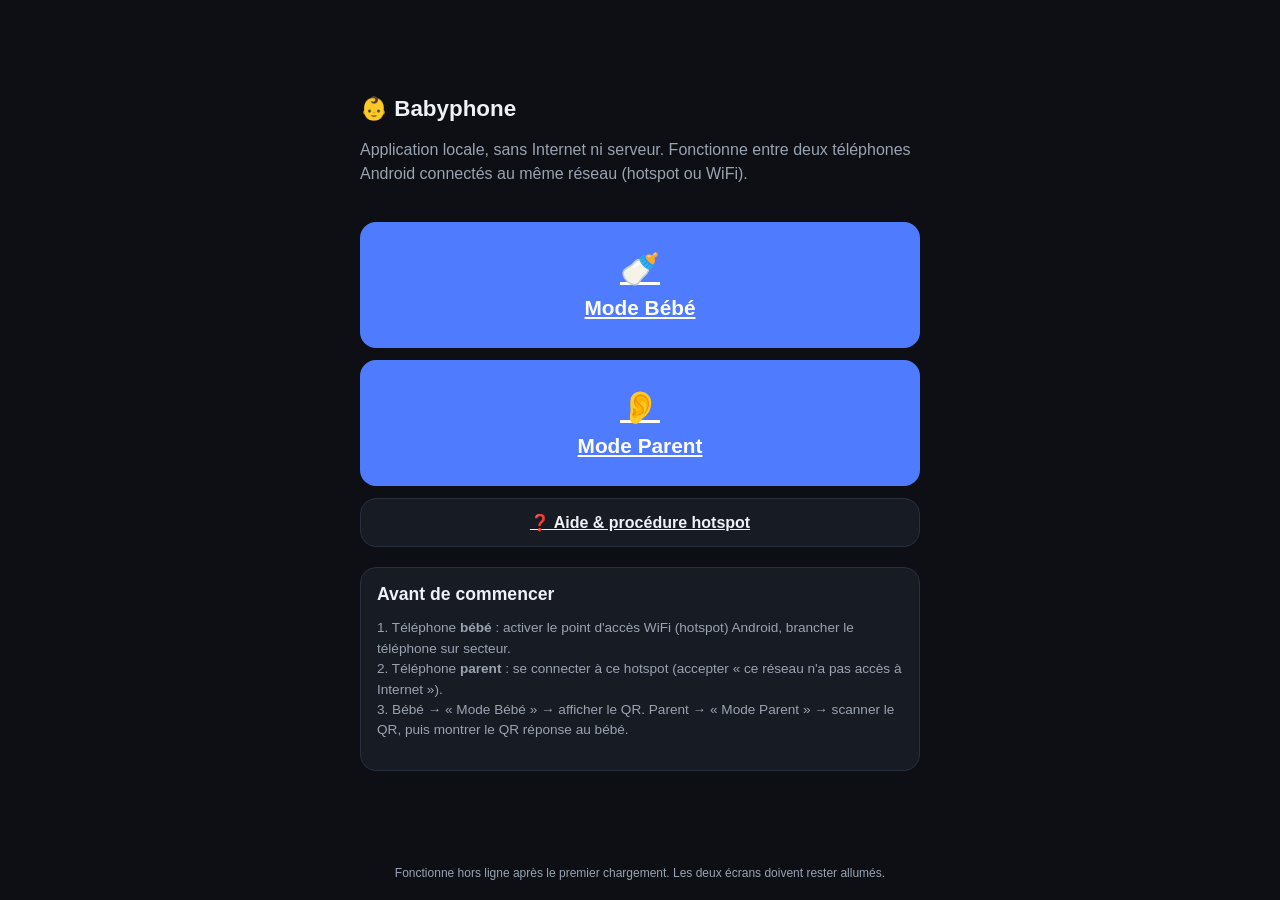
<file: index.html>
<!doctype html>
<html lang="fr">
<head>
<meta charset="utf-8">
<meta name="viewport" content="width=device-width, initial-scale=1, viewport-fit=cover">
<meta name="theme-color" content="#0d0f14">
<title>Babyphone</title>
<link rel="manifest" href="manifest.json">
<link rel="icon" href="icon-192.png">
<link rel="apple-touch-icon" href="icon-192.png">
<link rel="stylesheet" href="style.css">
</head>
<body>
  <div class="center-page">
    <div>
      <h1>👶 Babyphone</h1>
      <p>Application locale, sans Internet ni serveur. Fonctionne entre deux téléphones Android connectés au même réseau (hotspot ou WiFi).</p>
    </div>

    <div class="stack">
      <a href="bebe.html" class="btn-giant"><span class="emoji">🍼</span>Mode Bébé</a>
      <a href="parent.html" class="btn-giant"><span class="emoji">👂</span>Mode Parent</a>
      <a href="aide.html" class="btn-giant secondary">❓ Aide &amp; procédure hotspot</a>
    </div>

    <div class="card">
      <h2>Avant de commencer</h2>
      <p class="hint">
        1. Téléphone <b>bébé</b> : activer le point d'accès WiFi (hotspot) Android, brancher le téléphone sur secteur.<br>
        2. Téléphone <b>parent</b> : se connecter à ce hotspot (accepter « ce réseau n'a pas accès à Internet »).<br>
        3. Bébé → « Mode Bébé » → afficher le QR. Parent → « Mode Parent » → scanner le QR, puis montrer le QR réponse au bébé.
      </p>
    </div>
  </div>

  <div id="update-banner" class="update-banner">
    <span>Nouvelle version disponible.</span>
    <button>Mettre à jour</button>
  </div>

  <footer class="app-footer">Fonctionne hors ligne après le premier chargement. Les deux écrans doivent rester allumés.</footer>

  <script src="app.js"></script>
</body>
</html>
</file>
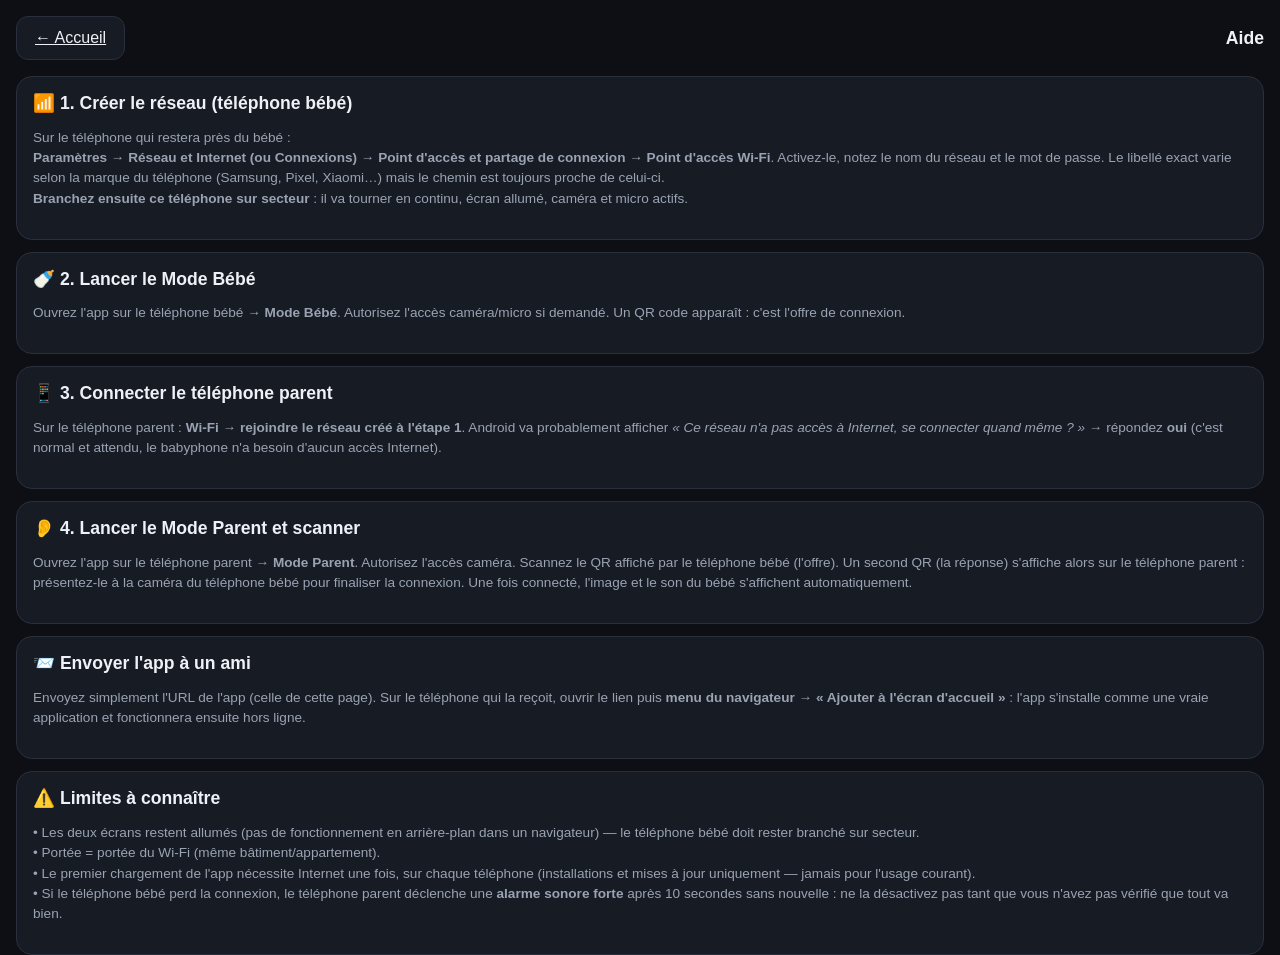
<file: aide.html>
<!doctype html>
<html lang="fr">
<head>
<meta charset="utf-8">
<meta name="viewport" content="width=device-width, initial-scale=1, viewport-fit=cover">
<meta name="theme-color" content="#0d0f14">
<title>Babyphone — Aide</title>
<link rel="manifest" href="manifest.json">
<link rel="icon" href="icon-192.png">
<link rel="stylesheet" href="style.css">
</head>
<body>
  <div class="row-between">
    <a href="index.html" class="btn">← Accueil</a>
    <h1 style="margin:0;font-size:1.1rem;">Aide</h1>
  </div>

  <div class="stack">

    <div class="card">
      <h2>📶 1. Créer le réseau (téléphone bébé)</h2>
      <p class="hint">
        Sur le téléphone qui restera près du bébé :<br>
        <b>Paramètres → Réseau et Internet (ou Connexions) → Point d'accès et partage de connexion → Point d'accès Wi-Fi</b>.
        Activez-le, notez le nom du réseau et le mot de passe.
        Le libellé exact varie selon la marque du téléphone (Samsung, Pixel, Xiaomi…) mais le chemin est toujours proche de celui-ci.<br>
        <b>Branchez ensuite ce téléphone sur secteur</b> : il va tourner en continu, écran allumé, caméra et micro actifs.
      </p>
    </div>

    <div class="card">
      <h2>🍼 2. Lancer le Mode Bébé</h2>
      <p class="hint">
        Ouvrez l'app sur le téléphone bébé → <b>Mode Bébé</b>. Autorisez l'accès caméra/micro si demandé.
        Un QR code apparaît : c'est l'offre de connexion.
      </p>
    </div>

    <div class="card">
      <h2>📱 3. Connecter le téléphone parent</h2>
      <p class="hint">
        Sur le téléphone parent : <b>Wi-Fi → rejoindre le réseau créé à l'étape 1</b>.
        Android va probablement afficher <i>« Ce réseau n'a pas accès à Internet, se connecter quand même ? »</i>
        → répondez <b>oui</b> (c'est normal et attendu, le babyphone n'a besoin d'aucun accès Internet).
      </p>
    </div>

    <div class="card">
      <h2>👂 4. Lancer le Mode Parent et scanner</h2>
      <p class="hint">
        Ouvrez l'app sur le téléphone parent → <b>Mode Parent</b>. Autorisez l'accès caméra.
        Scannez le QR affiché par le téléphone bébé (l'offre). Un second QR (la réponse) s'affiche alors sur le
        téléphone parent : présentez-le à la caméra du téléphone bébé pour finaliser la connexion.
        Une fois connecté, l'image et le son du bébé s'affichent automatiquement.
      </p>
    </div>

    <div class="card">
      <h2>📨 Envoyer l'app à un ami</h2>
      <p class="hint">
        Envoyez simplement l'URL de l'app (celle de cette page). Sur le téléphone qui la reçoit, ouvrir le lien
        puis <b>menu du navigateur → « Ajouter à l'écran d'accueil »</b> : l'app s'installe comme une vraie
        application et fonctionnera ensuite hors ligne.
      </p>
    </div>

    <div class="card">
      <h2>⚠️ Limites à connaître</h2>
      <p class="hint">
        • Les deux écrans restent allumés (pas de fonctionnement en arrière-plan dans un navigateur) — le
        téléphone bébé doit rester branché sur secteur.<br>
        • Portée = portée du Wi-Fi (même bâtiment/appartement).<br>
        • Le premier chargement de l'app nécessite Internet une fois, sur chaque téléphone (installations et
        mises à jour uniquement — jamais pour l'usage courant).<br>
        • Si le téléphone bébé perd la connexion, le téléphone parent déclenche une <b>alarme sonore forte</b>
        après 10 secondes sans nouvelle : ne la désactivez pas tant que vous n'avez pas vérifié que tout va bien.
      </p>
    </div>

  </div>

  <div id="update-banner" class="update-banner">
    <span>Nouvelle version disponible.</span>
    <button>Mettre à jour</button>
  </div>

  <script src="app.js"></script>
</body>
</html>
</file>
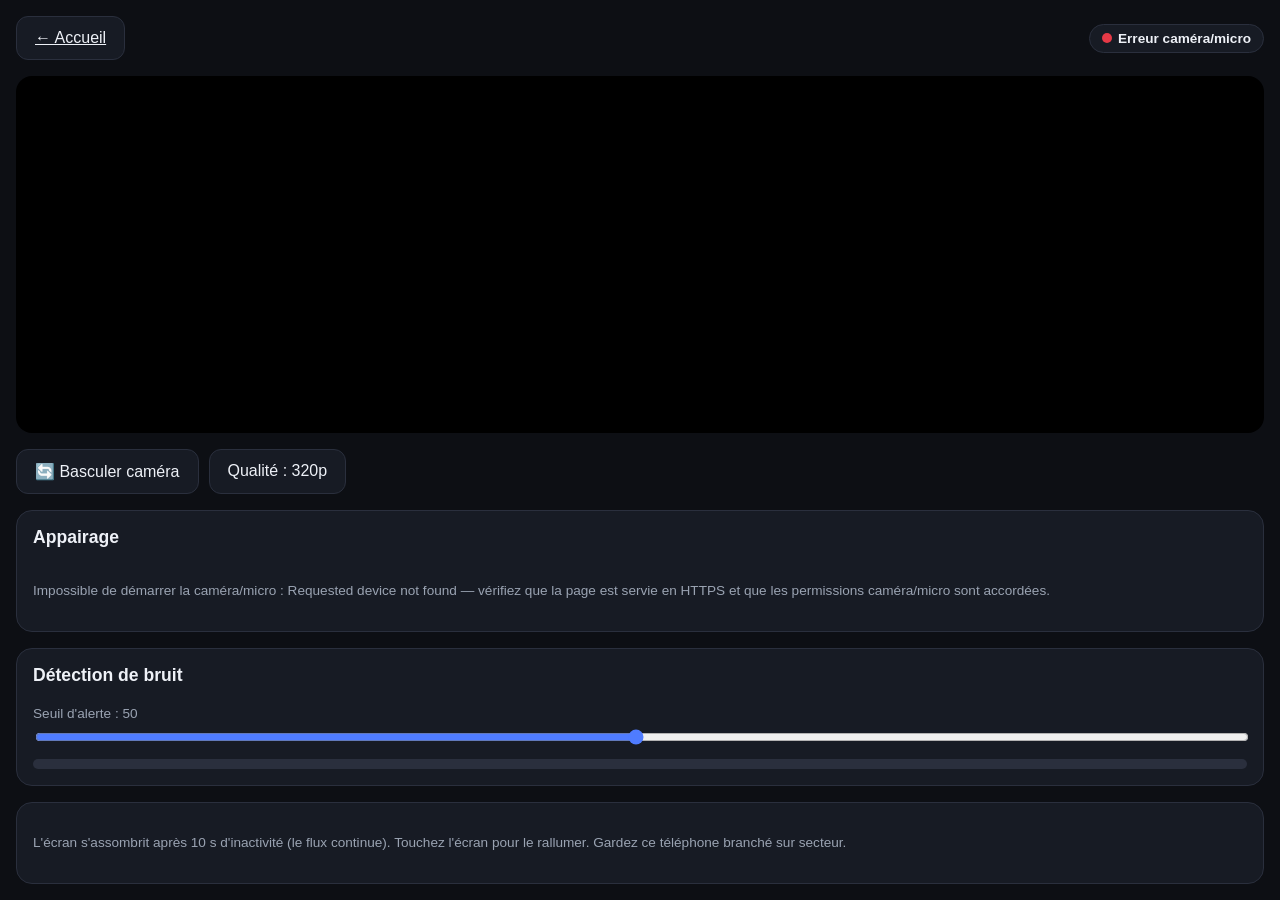
<file: bebe.html>
<!doctype html>
<html lang="fr">
<head>
<meta charset="utf-8">
<meta name="viewport" content="width=device-width, initial-scale=1, viewport-fit=cover">
<meta name="theme-color" content="#0d0f14">
<title>Babyphone — Mode Bébé</title>
<link rel="manifest" href="manifest.json">
<link rel="icon" href="icon-192.png">
<link rel="stylesheet" href="style.css">
</head>
<body>
  <div class="row-between">
    <a href="index.html" class="btn">← Accueil</a>
    <span id="status-badge" class="status-badge"><span class="dot"></span><span id="status-text">Initialisation…</span></span>
  </div>

  <div class="video-wrap">
    <video id="local-video" autoplay playsinline muted></video>
  </div>

  <div class="btn-row">
    <button id="btn-switch-cam" class="btn">🔄 Basculer caméra</button>
    <button id="btn-quality" class="btn">Qualité : 320p</button>
  </div>

  <div id="pairing-section" class="card stack">
    <h2>Appairage</h2>
    <p class="hint" id="pairing-hint">Préparation de l'offre de connexion…</p>
    <div id="qr-offer" class="qr-wrap" style="display:none"></div>
    <button id="btn-scan-answer" class="btn btn-primary" style="display:none">📷 Scanner le QR réponse du parent</button>
    <button id="btn-photo-answer" class="btn" style="display:none">📸 Ça ne scanne pas ? Prendre la réponse en photo</button>
    <input id="file-answer" type="file" accept="image/*" capture="environment" hidden>
    <button id="btn-restart-pairing" class="btn" style="display:none">↺ Recommencer l'appairage</button>
  </div>

  <div class="card stack">
    <h2>Détection de bruit</h2>
    <div class="slider-row">
      <label for="noise-threshold" class="hint">Seuil d'alerte : <span id="noise-threshold-value">50</span></label>
      <input type="range" id="noise-threshold" min="1" max="100" value="50">
    </div>
    <div class="meter" id="noise-meter"><span id="noise-meter-fill"></span></div>
  </div>

  <div class="card">
    <p class="hint">
      L'écran s'assombrit après 10 s d'inactivité (le flux continue). Touchez l'écran pour le rallumer.
      Gardez ce téléphone branché sur secteur.
    </p>
  </div>

  <div class="veil" id="veil">
    <div class="veil-hint">Touchez l'écran pour rallumer — le flux continue</div>
  </div>

  <div id="update-banner" class="update-banner">
    <span>Nouvelle version disponible.</span>
    <button>Mettre à jour</button>
  </div>

  <script src="pako.min.js"></script>
  <script src="qrcode.min.js"></script>
  <script src="jsQR.js"></script>
  <script src="config.js"></script>
  <script src="qr-transport.js"></script>
  <script src="webrtc-pairing.js"></script>
  <script src="app.js"></script>
  <script src="bebe.js"></script>
</body>
</html>
</file>
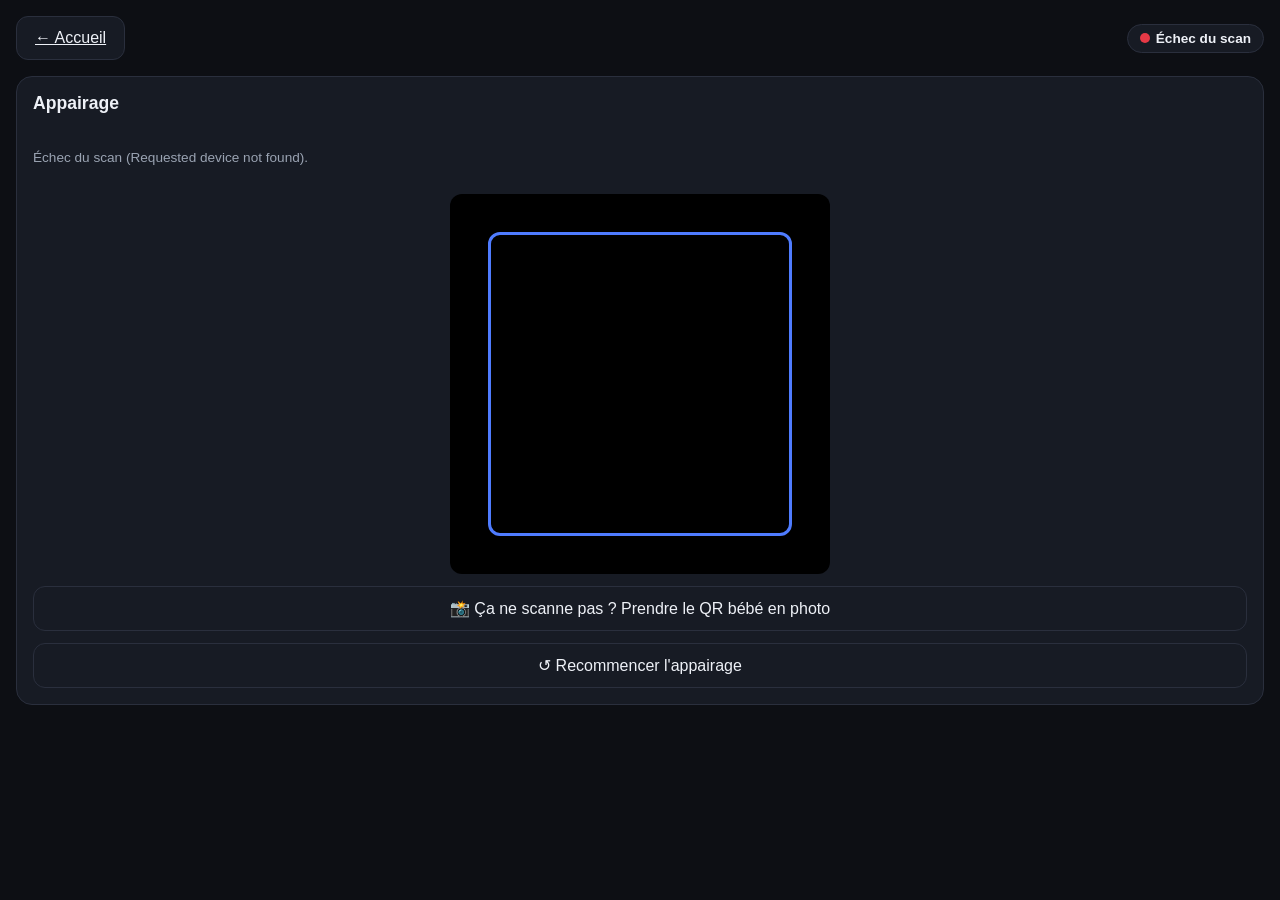
<file: parent.html>
<!doctype html>
<html lang="fr">
<head>
<meta charset="utf-8">
<meta name="viewport" content="width=device-width, initial-scale=1, viewport-fit=cover">
<meta name="theme-color" content="#0d0f14">
<title>Babyphone — Mode Parent</title>
<link rel="manifest" href="manifest.json">
<link rel="icon" href="icon-192.png">
<link rel="stylesheet" href="style.css">
</head>
<body>
  <div class="row-between">
    <a href="index.html" class="btn">← Accueil</a>
    <span id="status-badge" class="status-badge"><span class="dot"></span><span id="status-text">Non connecté</span></span>
  </div>

  <div id="pairing-section" class="card stack">
    <h2>Appairage</h2>
    <p class="hint" id="pairing-hint">Scannez le QR affiché par le téléphone bébé.</p>
    <div id="scan-wrap" class="qr-scan-wrap">
      <video id="scan-video" autoplay playsinline muted></video>
    </div>
    <button id="btn-photo-offer" class="btn">📸 Ça ne scanne pas ? Prendre le QR bébé en photo</button>
    <input id="file-offer" type="file" accept="image/*" capture="environment" hidden>
    <div id="qr-answer" class="qr-wrap" style="display:none"></div>
    <button id="btn-restart-pairing" class="btn" style="display:none">↺ Recommencer l'appairage</button>
  </div>

  <div id="live-section" class="stack" style="display:none; flex:1;">
    <div class="video-wrap" id="video-wrap">
      <video id="remote-video" autoplay playsinline></video>
    </div>
    <div class="btn-row">
      <button id="btn-mute" class="btn">🔇 Muet</button>
      <button id="btn-audio-only" class="btn">🎧 Audio seul</button>
    </div>
  </div>

  <div class="flash-noise" id="flash-noise"></div>

  <div class="alarm-fullscreen" id="alarm">
    <h2>⚠️ CONNEXION PERDUE</h2>
    <p>Aucune nouvelle du téléphone bébé depuis plus de 10 secondes.</p>
    <p id="alarm-detail" class="hint"></p>
    <button id="btn-alarm-stop" class="btn">Couper le son</button>
    <button id="btn-alarm-repair" class="btn btn-primary">↺ Ré-appairer</button>
  </div>

  <div id="update-banner" class="update-banner">
    <span>Nouvelle version disponible.</span>
    <button>Mettre à jour</button>
  </div>

  <script src="pako.min.js"></script>
  <script src="qrcode.min.js"></script>
  <script src="jsQR.js"></script>
  <script src="config.js"></script>
  <script src="qr-transport.js"></script>
  <script src="webrtc-pairing.js"></script>
  <script src="app.js"></script>
  <script src="parent.js"></script>
</body>
</html>
</file>
<file: style.css>
/* Babyphone PWA — feuille de style commune.
   Thème sombre par défaut (usage nocturne en chambre d'enfant). */

:root {
  --bg: #0d0f14;
  --bg-elevated: #171b24;
  --text: #eef1f7;
  --text-dim: #9aa3b2;
  --accent: #4f7cff;
  --accent-dark: #2e4fb0;
  --ok: #2ecc71;
  --warn: #f5a623;
  --danger: #e63946;
  --border: #2a2f3d;
  --radius: 16px;
  --safe-top: env(safe-area-inset-top, 0px);
  --safe-bottom: env(safe-area-inset-bottom, 0px);
  --safe-left: env(safe-area-inset-left, 0px);
  --safe-right: env(safe-area-inset-right, 0px);
}

* { box-sizing: border-box; }

html, body {
  margin: 0;
  padding: 0;
  height: 100%;
  background: var(--bg);
  color: var(--text);
  font-family: -apple-system, "Segoe UI", Roboto, "Noto Sans", Arial, sans-serif;
  -webkit-tap-highlight-color: transparent;
  overscroll-behavior: none;
}

body {
  min-height: 100dvh;
  padding: calc(16px + var(--safe-top)) calc(16px + var(--safe-right))
           calc(16px + var(--safe-bottom)) calc(16px + var(--safe-left));
  display: flex;
  flex-direction: column;
  gap: 16px;
}

a { color: var(--accent); }

h1 { font-size: 1.4rem; margin: 0 0 4px; }
h2 { font-size: 1.1rem; margin: 0 0 8px; }
p { line-height: 1.5; color: var(--text-dim); }

.center-page {
  flex: 1;
  display: flex;
  flex-direction: column;
  justify-content: center;
  align-items: stretch;
  gap: 20px;
  max-width: 480px;
  width: 100%;
  margin: 0 auto;
}

.card {
  background: var(--bg-elevated);
  border: 1px solid var(--border);
  border-radius: var(--radius);
  padding: 16px;
}

/* --- Gros boutons page d'accueil --- */
.btn-giant {
  display: flex;
  flex-direction: column;
  align-items: center;
  justify-content: center;
  gap: 8px;
  padding: 28px 16px;
  border-radius: var(--radius);
  border: none;
  background: var(--accent);
  color: white;
  font-size: 1.3rem;
  font-weight: 600;
  cursor: pointer;
  min-height: 96px;
}
.btn-giant .emoji { font-size: 2rem; }
.btn-giant:active { background: var(--accent-dark); }
.btn-giant.secondary {
  background: var(--bg-elevated);
  border: 1px solid var(--border);
  color: var(--text);
  font-size: 1rem;
  min-height: auto;
  padding: 14px;
}

/* --- Boutons standards --- */
button, .btn {
  font: inherit;
  border-radius: 12px;
  border: 1px solid var(--border);
  background: var(--bg-elevated);
  color: var(--text);
  padding: 12px 18px;
  cursor: pointer;
}
button:disabled { opacity: 0.5; cursor: not-allowed; }
.btn-primary { background: var(--accent); border-color: var(--accent); color: white; }
.btn-danger { background: var(--danger); border-color: var(--danger); color: white; }
.btn-row { display: flex; gap: 10px; flex-wrap: wrap; }

/* --- QR --- */
.qr-wrap {
  background: white;
  border-radius: 12px;
  padding: 12px;
  display: flex;
  align-items: center;
  justify-content: center;
  width: min(88vw, 380px);
  aspect-ratio: 1;
  margin: 0 auto;
}
.qr-wrap canvas, .qr-wrap img { width: 100%; height: 100%; }

.qr-scan-wrap {
  position: relative;
  width: min(88vw, 380px);
  aspect-ratio: 1;
  margin: 0 auto;
  border-radius: 12px;
  overflow: hidden;
  background: black;
}
.qr-scan-wrap video { width: 100%; height: 100%; object-fit: cover; }
.qr-scan-wrap::after {
  content: "";
  position: absolute;
  inset: 10%;
  border: 3px solid var(--accent);
  border-radius: 12px;
  pointer-events: none;
}

/* --- Vidéo live --- */
.video-wrap {
  position: relative;
  flex: 1;
  background: black;
  border-radius: var(--radius);
  overflow: hidden;
  min-height: 200px;
}
.video-wrap video {
  width: 100%;
  height: 100%;
  object-fit: cover;
  display: block;
}
.video-wrap.audio-only video { display: none; }
.video-wrap.audio-only::before {
  content: "🔊 Écoute audio seule";
  position: absolute;
  inset: 0;
  display: flex;
  align-items: center;
  justify-content: center;
  color: var(--text-dim);
  font-size: 1.1rem;
}

/* --- Statut connexion --- */
.status-badge {
  display: inline-flex;
  align-items: center;
  gap: 6px;
  padding: 6px 12px;
  border-radius: 999px;
  font-size: 0.85rem;
  font-weight: 600;
  background: var(--bg-elevated);
  border: 1px solid var(--border);
}
.status-badge .dot { width: 10px; height: 10px; border-radius: 50%; background: var(--text-dim); }
.status-badge.ok .dot { background: var(--ok); }
.status-badge.warn .dot { background: var(--warn); }
.status-badge.danger .dot { background: var(--danger); }

/* --- Voile noir (mode bébé, écran assombri) --- */
.veil {
  position: fixed;
  inset: 0;
  background: black;
  z-index: 50;
  display: none;
}
.veil.active { display: block; }
.veil-hint {
  position: absolute;
  bottom: calc(24px + var(--safe-bottom));
  left: 0; right: 0;
  text-align: center;
  color: #444;
  font-size: 0.8rem;
}

/* --- Alarme déconnexion plein écran (mode parent) --- */
.alarm-fullscreen {
  position: fixed;
  inset: 0;
  z-index: 100;
  background: var(--danger);
  display: none;
  flex-direction: column;
  align-items: center;
  justify-content: center;
  gap: 16px;
  text-align: center;
  padding: 24px;
  animation: alarm-blink 0.6s steps(1) infinite;
}
.alarm-fullscreen.active { display: flex; }
.alarm-fullscreen h2 { font-size: 1.8rem; margin: 0; color: white; }
.alarm-fullscreen p { color: rgba(255,255,255,0.9); }
@keyframes alarm-blink {
  0%, 49% { background: var(--danger); }
  50%, 100% { background: #7a0d15; }
}

/* --- Bannière mise à jour --- */
.update-banner {
  position: fixed;
  left: 12px; right: 12px;
  bottom: calc(12px + var(--safe-bottom));
  z-index: 80;
  background: var(--accent);
  color: white;
  border-radius: 12px;
  padding: 12px 16px;
  display: none;
  align-items: center;
  justify-content: space-between;
  gap: 12px;
  box-shadow: 0 4px 20px rgba(0,0,0,0.4);
}
.update-banner.active { display: flex; }
.update-banner button { background: white; color: var(--accent-dark); border: none; font-weight: 600; }

/* --- Curseur seuil bruit --- */
.slider-row { display: flex; flex-direction: column; gap: 6px; }
input[type="range"] {
  width: 100%;
  accent-color: var(--accent);
}
.meter {
  height: 10px;
  border-radius: 999px;
  background: var(--border);
  overflow: hidden;
  position: relative;
}
.meter > span {
  display: block;
  height: 100%;
  background: var(--ok);
  width: 0%;
  transition: width 0.08s linear, background 0.15s linear;
}
.meter.over > span { background: var(--danger); }

/* --- Alerte bruit flash (mode parent) --- */
.flash-noise {
  position: fixed;
  inset: 0;
  background: white;
  opacity: 0;
  pointer-events: none;
  z-index: 60;
}
.flash-noise.active { animation: flash 0.35s ease-out; }
@keyframes flash { 0% { opacity: 0.85; } 100% { opacity: 0; } }

.hint { font-size: 0.85rem; color: var(--text-dim); }
.stack { display: flex; flex-direction: column; gap: 12px; }
.row-between { display: flex; align-items: center; justify-content: space-between; gap: 10px; }

footer.app-footer {
  text-align: center;
  font-size: 0.75rem;
  color: var(--text-dim);
  padding-bottom: 4px;
}

@media (min-width: 700px) {
  .center-page { max-width: 560px; }
}
</file>
